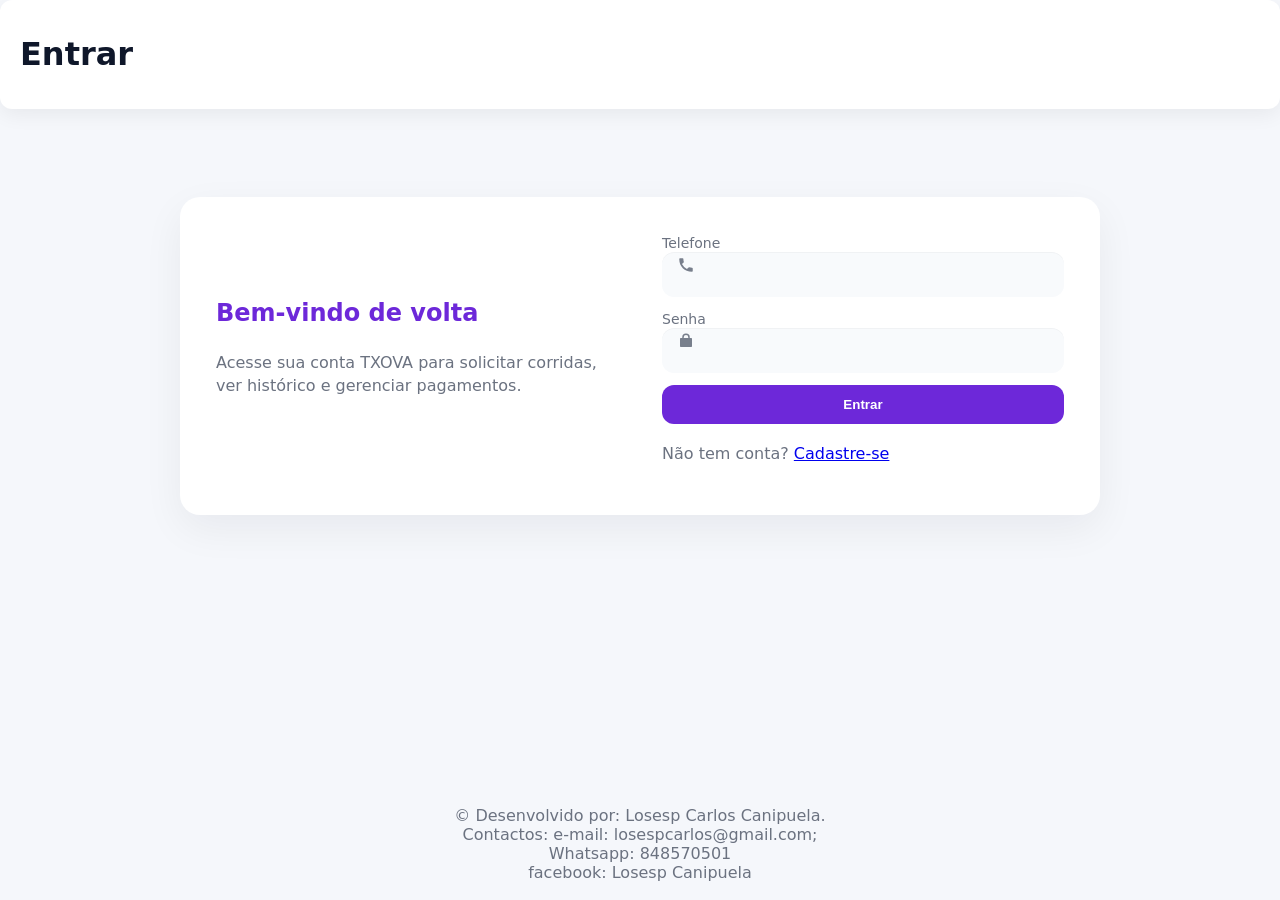
<file: cadastro.html>
<!doctype html>
<html lang="pt">
<head>
  <meta charset="utf-8" />
  <title>Login</title>
  <meta name="viewport" content="width=device-width,initial-scale=1" />
  <link rel="stylesheet" href="mvp.css">
</head>
<body>
  <header>
  <h1>Entrar</h1>
  </header>

  <main class="container content">
    <div class="auth-wrapper">
      <div class="auth-card">
        <div class="auth-side">
          <h1>Bem-vindo de volta</h1>
          <p>Acesse sua conta TXOVA para solicitar corridas, ver histórico e gerenciar pagamentos.</p>
        </div>
        <div class="auth-form">
          <fieldset>
          <form id="formLogin" class="formulario">
            <div class="form-grid">
              <div class="full input-group">
                <label>Telefone</label>
                <span class="input-icon" aria-hidden>
                  <!-- phone icon -->
                  <svg viewBox="0 0 24 24" xmlns="http://www.w3.org/2000/svg"><path d="M6.62 10.79a15.053 15.053 0 006.59 6.59l2.2-2.2a1 1 0 011.01-.24c1.12.37 2.33.57 3.57.57a1 1 0 011 1V20a1 1 0 01-1 1C10.07 21 3 13.93 3 4a1 1 0 011-1h3.5a1 1 0 011 1c0 1.24.2 2.45.57 3.57a1 1 0 01-.25 1.01l-2.2 2.21z"/></svg>
                </span>
                <input type="text" id="contacto" required />
              </div>
              <div class="full input-group">
                <label>Senha</label>
                <span class="input-icon" aria-hidden>
                  <!-- lock icon -->
                  <svg viewBox="0 0 24 24" xmlns="http://www.w3.org/2000/svg"><path d="M17 8V7a5 5 0 00-10 0v1H5a1 1 0 00-1 1v10a1 1 0 001 1h14a1 1 0 001-1V9a1 1 0 00-1-1h-2zm-8-1a3 3 0 016 0v1H9V7z"/></svg>
                </span>
                <input type="password" id="senha" required />
              </div>
            </div>
            <button type="submit">Entrar</button>
            <p class="text-muted" style="margin-top:8px">Não tem conta? <a href="Registo.html">Cadastre-se</a></p>
          </form>
          </fieldset>
        </div>
      </div>
    </div>
  </main>

  <footer>&copy; Desenvolvido por: Losesp Carlos Canipuela.<br>
Contactos: e-mail: losespcarlos@gmail.com;<br>
Whatsapp: 848570501<br>
facebook: Losesp Canipuela</footer>

  <script src="app.js"></script>

  <script>
     document.getElementById("formLogin").addEventListener("submit", function(e){
 e.preventDefault();

 let contacto = document.getElementById("contacto").value;
 let senha = document.getElementById("senha").value;

 let usuarios = JSON.parse(localStorage.getItem("usuarios")) || [];

 let usuario = usuarios.find(u => 
   u.contacto === contacto && u.senha === senha
 );

 if(usuario){
   localStorage.setItem("usuarioLogado", JSON.stringify(usuario));
   window.location.href = "TXOVA html.html";
 }else{
   alert("Número ou senha errados");
 }
});

  </script>
</body>
</html>
</file>
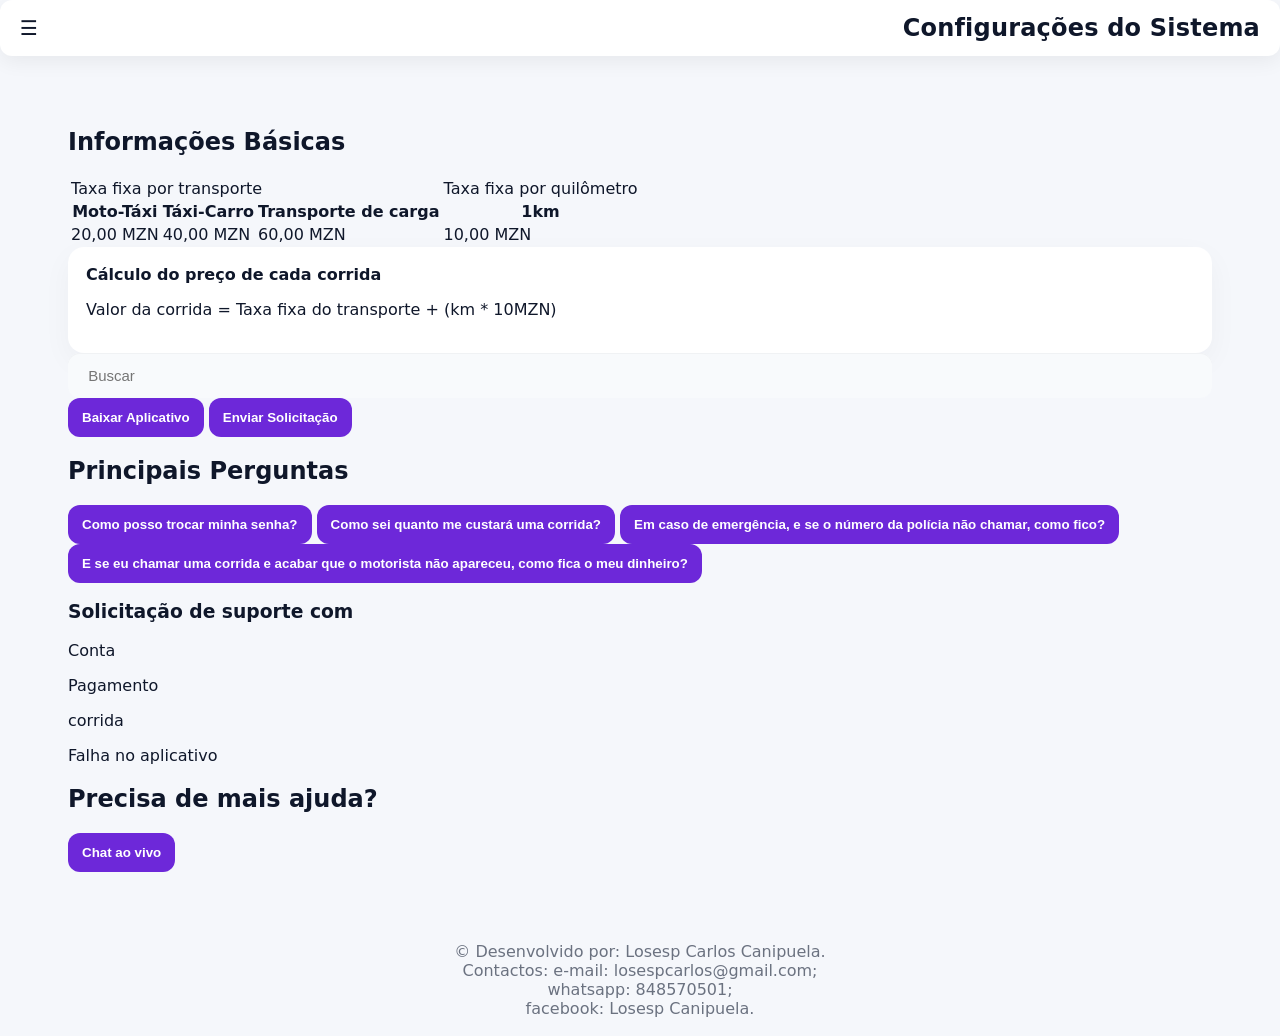
<file: configuracao.html>
<!DOCTYPE html>

<html>
<head>
  <title>Configuração</title>
  <link rel="stylesheet" href="mvp.css">
</head>
<body>
  <header>
     <span class ="menu-btn" onclick="openMenu()" >☰</span>
  <h2>
    Configura&ccedil;&otilde;es do Sistema
  </h2>
  </header>
  
  <main class="container content">
   <div id="menu" class="menu">
    <nav>
      <ul> 
        <li><a href="javascript:void(0)" onclick ="closeMenu()"><span class="nav-icon"><svg viewBox="0 0 24 24"><path d="M18.3 5.71a1 1 0 00-1.41 0L12 10.59 7.11 5.7A1 1 0 105.7 7.11L10.59 12l-4.9 4.89a1 1 0 101.41 1.41L12 13.41l4.89 4.9a1 1 0 001.41-1.41L13.41 12l4.9-4.89a1 1 0 000-1.4z"/></svg></span>Fechar</a></li>
        <li><a href="TXOVA html.html"><span class="nav-icon"><svg viewBox="0 0 24 24"><path d="M10 20v-6h4v6h5v-8h3L12 3 2 12h3v8z"/></svg></span>In&iacute;cio</a></li>
        <li><a href="conta_passageiro.html"><span class="nav-icon"><svg viewBox="0 0 24 24"><path d="M12 12a5 5 0 100-10 5 5 0 000 10zm0 2c-4.97 0-9 2.5-9 5.5V22h18v-2.5C21 16.5 16.97 14 12 14z"/></svg></span>Minha conta</a></li>
        <li><a href="prestadores.html"><span class="nav-icon"><svg viewBox="0 0 24 24"><path d="M16 11c1.66 0 2.99-1.34 2.99-3S17.66 5 16 5s-3 1.34-3 3 1.34 3 3 3zM8 11c1.66 0 2.99-1.34 2.99-3S9.66 5 8 5 5 6.34 5 8s1.34 3 3 3zM8 13c-2.33 0-7 1.17-7 3.5V19h14v-2.5C15 14.17 10.33 13 8 13zm8 0c-.29 0-.62.02-.98.05C16.88 13.37 18 14.62 18 16v3h4v-2.5C22 14.17 18.33 13 16 13z"/></svg></span>Prestadores</a></li>
        <li><a href="historico.html"><span class="nav-icon"><svg viewBox="0 0 24 24"><path d="M13 3a9 9 0 100 18 9 9 0 000-18zm1 10.59V7h-2v6l5 3 1-1.66-4-2.41z"/></svg></span>Hist&oacute;rico de corridas</a></li>
        
      </ul>
    </nav>
    </div>

    <div class="conteudo">
      <h2 class="first">Informa&ccedil;&otilde;es B&aacute;sicas</h2>
    <table>
      <tr>
        <td colspan="3">Taxa fixa por transporte</td>
        <td>Taxa fixa por quil&ocirc;metro</td>
      </tr>
      <tr>
        <th>Moto-T&aacute;xi</th>
        <th>T&aacute;xi-Carro</th>
        <th>Transporte de carga</th>
        <th>1km</th>
      </tr>

      <tr>
        <td>20,00 MZN</td>
        <td>40,00 MZN</td>
        <td>60,00 MZN</td>
        <td>10,00 MZN</td>
      </tr>
    </table>
    </div>

    <div class="card">
      <b>C&aacute;lculo do pre&ccedil;o de cada corrida</b>
      <p>Valor da corrida = Taxa fixa do transporte + (km * 10MZN)</p>
    </div>
    
    <div class="pr">
       <div class="search-bar">
      <input type="text" placeholder=" Buscar" />
    </div>
    <div class="af">
      <button class="btn1">
        Baixar Aplicativo
      </button>
      <button class="btn2">
        Enviar Solicita&ccedil;&atilde;o
      </button>
      </div>
     
      <div class="vertical">
      <h2> Principais Perguntas</h2>
      <button class="btn3">Como posso trocar minha senha?</button>
      <button class="btn3">Como sei quanto me custar&aacute; uma corrida?</button>
      <button class="btn3">Em caso de emerg&ecirc;ncia, e se o n&uacute;mero da pol&iacute;cia n&atilde;o chamar, como fico?</button>
      <button class="btn3">E se eu chamar uma corrida e acabar que o motorista n&atilde;o apareceu, como fica o meu dinheiro?</button>
     </div>
      
     <div class="vert">
      <h3> Solicita&ccedil;&atilde;o de suporte com</h3>
     <div class="cartoes">
      <div class="cartao">
       <p>Conta</p>
      </div>
      <div class="cartao">
      <p>Pagamento</p>
      </div>
      <div class="cartao">
       <p> corrida</p>
      </div>
      <div class="cartao">
       <p>Falha no aplicativo</p> 
      </div>
     </div>
     </div>

     <div class="ult">
     <h2>Precisa de mais ajuda?</h2>
     <button class="ulti">Chat ao vivo</button>
     </div>
      
    </div>
  </main>

    <div class="footer">
    &copy; Desenvolvido por: Losesp Carlos Canipuela. <br>
    Contactos: e-mail: losespcarlos@gmail.com; <br>
    whatsapp: 848570501; <br>
    facebook: Losesp Canipuela.
  </div>
  
  <script src="app.js"></script>

  <script> 
function openMenu(){
  document.getElementById("menu").style.width = "250px";
}
function closeMenu(){
  document.getElementById("menu").style.width = "0";
}
  </script>
</body>
</html>
</file>
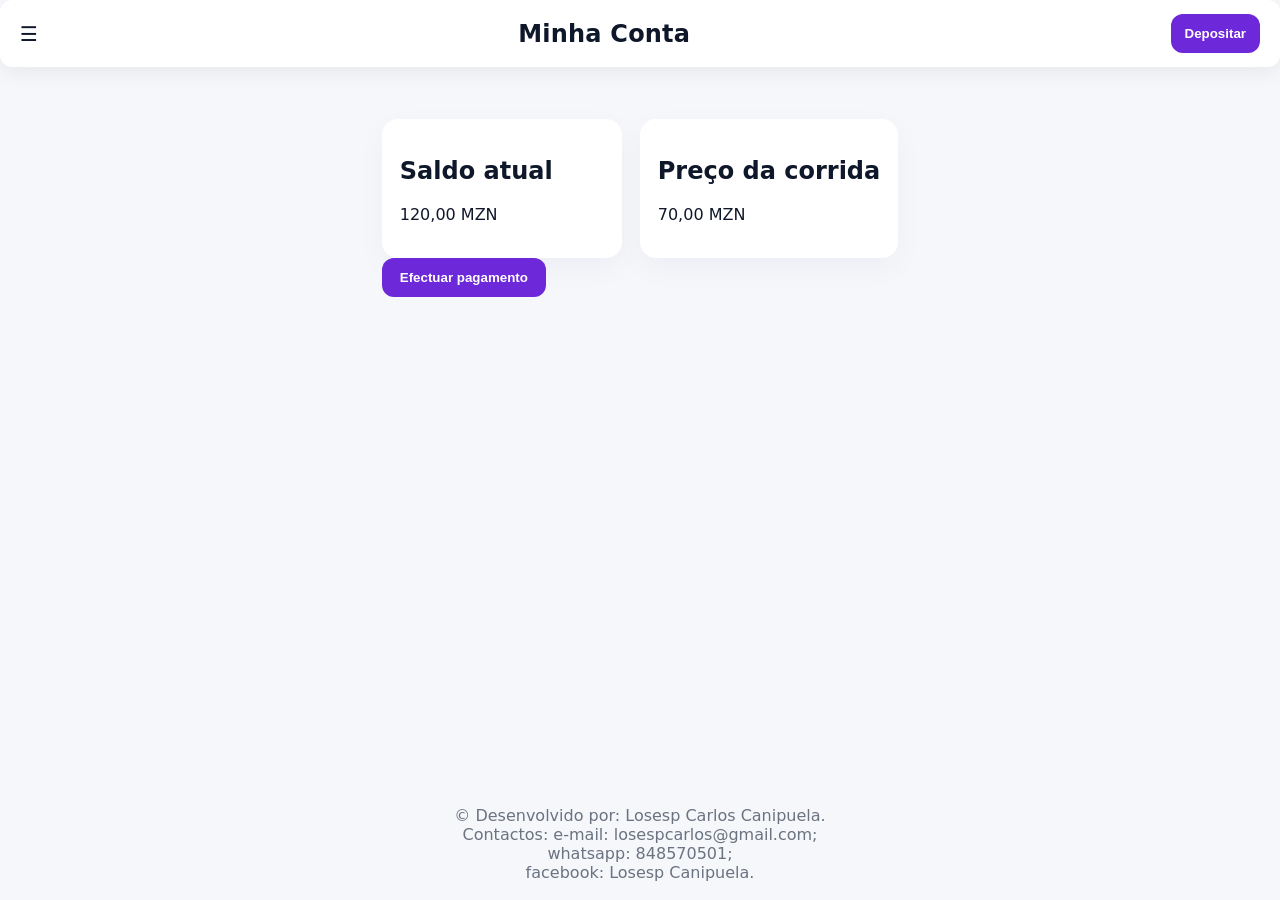
<file: conta_passageiro.html>
<!DOCTYPE html>

<html>
<head>
  <title>Conta passageiro</title>
  <link rel="stylesheet" href="mvp.css">
</head>
<body>
    <header>
      <span class ="menu-btn" onclick="openMenu()" >☰</span>
    <h2>
     Minha Conta
    </h2>
    <button class="dep">Depositar</button>
    </header>
    <main class="container content">
   
    <div class="cards">
      <div class="card"> 
         <h2>Saldo atual</h2>
         <p>120,00 MZN</p>
      </div>
      <div class="card">
         <h2>Pre&ccedil;o da corrida</h2>
         <p>70,00 MZN</p>
      </div>
   </div>
   <div class="btnw">
   <button class="btn">Efectuar pagamento</button>
   </div>
   
   <div id="menu" class="menu">
    <nav>
      <ul> 
        <li><a href="javascript:void(0)" onclick ="closeMenu()"><span class="nav-icon"><svg viewBox="0 0 24 24"><path d="M18.3 5.71a1 1 0 00-1.41 0L12 10.59 7.11 5.7A1 1 0 105.7 7.11L10.59 12l-4.9 4.89a1 1 0 101.41 1.41L12 13.41l4.89 4.9a1 1 0 001.41-1.41L13.41 12l4.9-4.89a1 1 0 000-1.4z"/></svg></span>Fechar</a></li>
         <li><a href="Txova html.html"><span class="nav-icon"><svg viewBox="0 0 24 24"><path d="M10 20v-6h4v6h5v-8h3L12 3 2 12h3v8z"/></svg></span>In&iacute;cio</a></li>
        <li><a href="prestadores.html"><span class="nav-icon"><svg viewBox="0 0 24 24"><path d="M16 11c1.66 0 2.99-1.34 2.99-3S17.66 5 16 5s-3 1.34-3 3 1.34 3 3 3zM8 11c1.66 0 2.99-1.34 2.99-3S9.66 5 8 5 5 6.34 5 8s1.34 3 3 3zM8 13c-2.33 0-7 1.17-7 3.5V19h14v-2.5C15 14.17 10.33 13 8 13zm8 0c-.29 0-.62.02-.98.05C16.88 13.37 18 14.62 18 16v3h4v-2.5C22 14.17 18.33 13 16 13z"/></svg></span>Prestadores</a></li>
        <li><a href="historico.html"><span class="nav-icon"><svg viewBox="0 0 24 24"><path d="M13 3a9 9 0 100 18 9 9 0 000-18zm1 10.59V7h-2v6l5 3 1-1.66-4-2.41z"/></svg></span>Hist&oacute;rico de corridas</a></li>
        <li><a href="configuracao.html"><span class="nav-icon"><svg viewBox="0 0 24 24"><path d="M19.14 12.94a7.94 7.94 0 000-1.88l2.03-1.57a0.5 0.5 0 00.12-0.65l-1.92-3.32a0.5 0.5 0 00-0.6-0.22l-2.39.96a7.97 7.97 0 00-1.6-.93L14.5 2.5a0.5 0.5 0 00-0.5-0.5h-4a0.5 0.5 0 00-0.5 0.5l-.38 2.6c-.57.23-1.11.54-1.6.93L4.64 5.1a0.5 0.5 0 00-0.6.22L2.12 8.64a0.5 0.5 0 00.12.65L4.27 10.9a7.94 7.94 0 000 1.88L2.24 14.35a0.5 0.5 0 00-0.12 0.65l1.92 3.32a0.5 0.5 0 00.6.22l2.39-.96c.49.39 1.03.7 1.6.93L10 21.5a0.5 0.5 0 00.5.5h4a0.5 0.5 0 00.5-0.5l.38-2.6c.57-.23 1.11-.54 1.6-.93l2.39.96a0.5 0.5 0 00.6-0.22l1.92-3.32a0.5 0.5 0 00-0.12-0.65l-2.12-1.47zM12 15.5a3.5 3.5 0 110-7 3.5 3.5 0 010 7z"/></svg></span>Configura&ccedil;&otilde;es</a></li>
        
      </ul>
    </nav>
    </div>  
  </main>
  <div class="footer">
    &copy; Desenvolvido por: Losesp Carlos Canipuela. <br>
    Contactos: e-mail: losespcarlos@gmail.com; <br>
    whatsapp: 848570501; <br>
    facebook: Losesp Canipuela.
  </div>
   
   
  <script src="app.js"></script>

  <script> 
function openMenu(){
  document.getElementById("menu").style.width = "250px";
}
function closeMenu(){
  document.getElementById("menu").style.width = "0";
}
</script>
</body>
</html>
</file>
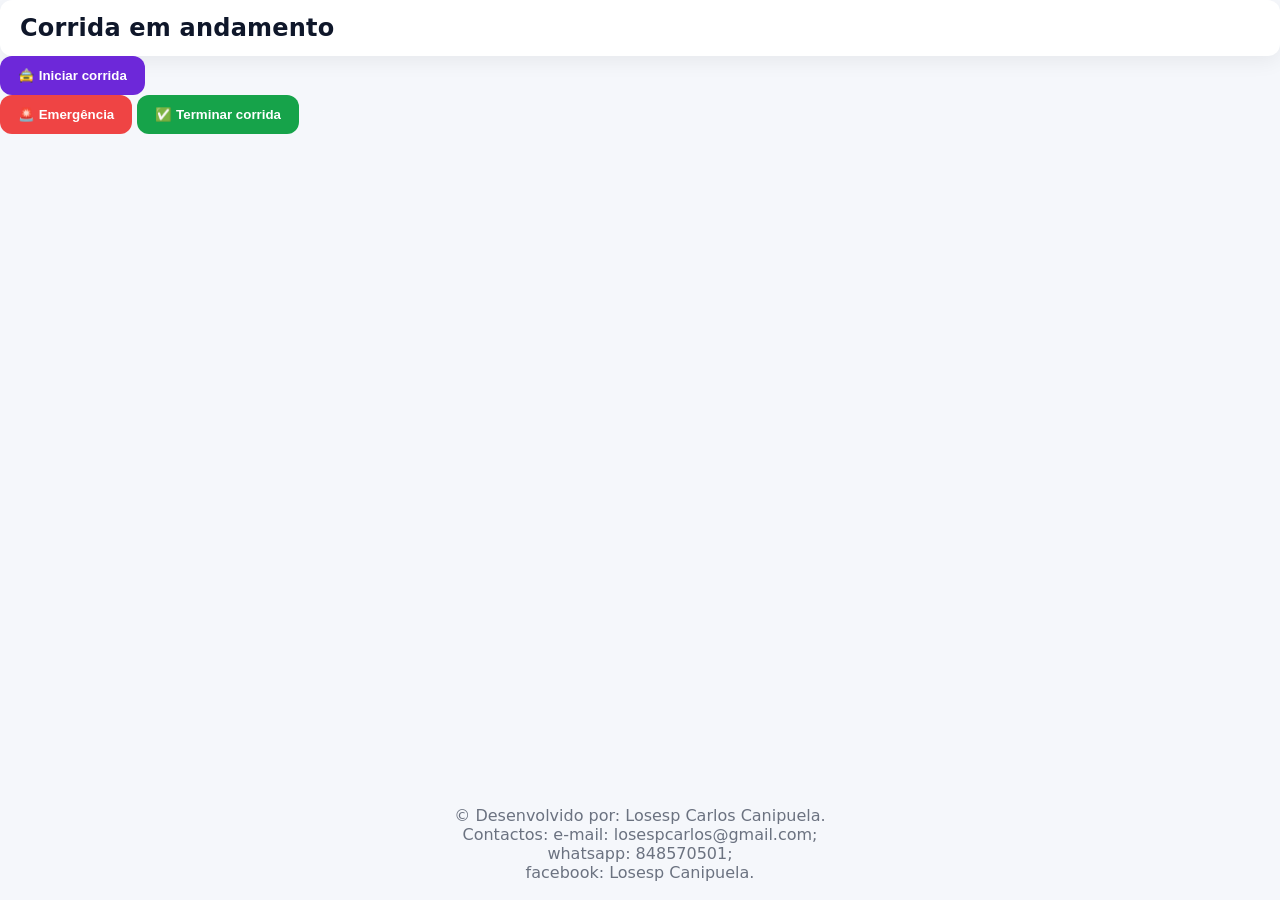
<file: corrida.html>
<!DOCTYPE html>
<html lang="pt">
<head>
  <title>Corrida</title>
  <link rel="stylesheet" href="mvp.css">
</head>
<body>
   <header>
  <h2>
    Corrida em andamento
  </h2>
   </header>
      
  <!-- Mensagem temporária -->
  <main>
  <div id="mensagem" class="mensagem"></div>

  <!-- Botão inicial -->
  <button id="btnIniciar" class="btn btn-iniciar">🚖 Iniciar corrida</button>

  <!-- Área com os outros botões -->
  <div id="acoes" class="acoes">
    <button id="btnEmergencia" class="btn btn-emergencia">🚨 Emergência</button>
    <button id="btnTerminar" class="btn btn-terminar">✅ Terminar corrida</button>
  </div>
</main>
  
   <div class="footer">
    &copy; Desenvolvido por: Losesp Carlos Canipuela. <br>
    Contactos: e-mail: losespcarlos@gmail.com; <br>
    whatsapp: 848570501; <br>
    facebook: Losesp Canipuela.
  </div>
  
  <script src="app.js"></script>

  <script> 
   const btnIniciar = document.getElementById("btnIniciar");
    const btnEmergencia = document.getElementById("btnEmergencia");
    const btnTerminar = document.getElementById("btnTerminar");
    const mensagem = document.getElementById("mensagem");
    const acoes = document.getElementById("acoes");

    // Iniciar corrida
    btnIniciar.addEventListener("click", () => {
      btnIniciar.style.display = "none";
      mensagem.textContent = "🚖 Iniciando corrida...";
      mensagem.style.display = "block";

      setTimeout(() => {
        mensagem.style.display = "none";
        acoes.style.display = "flex";
      }, 2000);
    });

    // Emergência
    btnEmergencia.addEventListener("click", () => {
      mensagem.textContent = "📞 Ligando para emergência e contactos de emergência...";
      mensagem.style.display = "block";
      setTimeout(() => {
        mensagem.style.display = "none";
      }, 3000);
    });

    // Terminar corrida
    btnTerminar.addEventListener("click", () => {
      mensagem.textContent = "💰 Pagamento efetuado ao transportador, obrigado pela preferência.";
      mensagem.style.display = "block";
      acoes.style.display = "none";

      setTimeout(() => {
        // 👉 Coloque aqui o endereço da página final
        window.location.href = "TXOVA html.html";
      }, 3000);
    });
  </script>
</body>
</html>
</file>
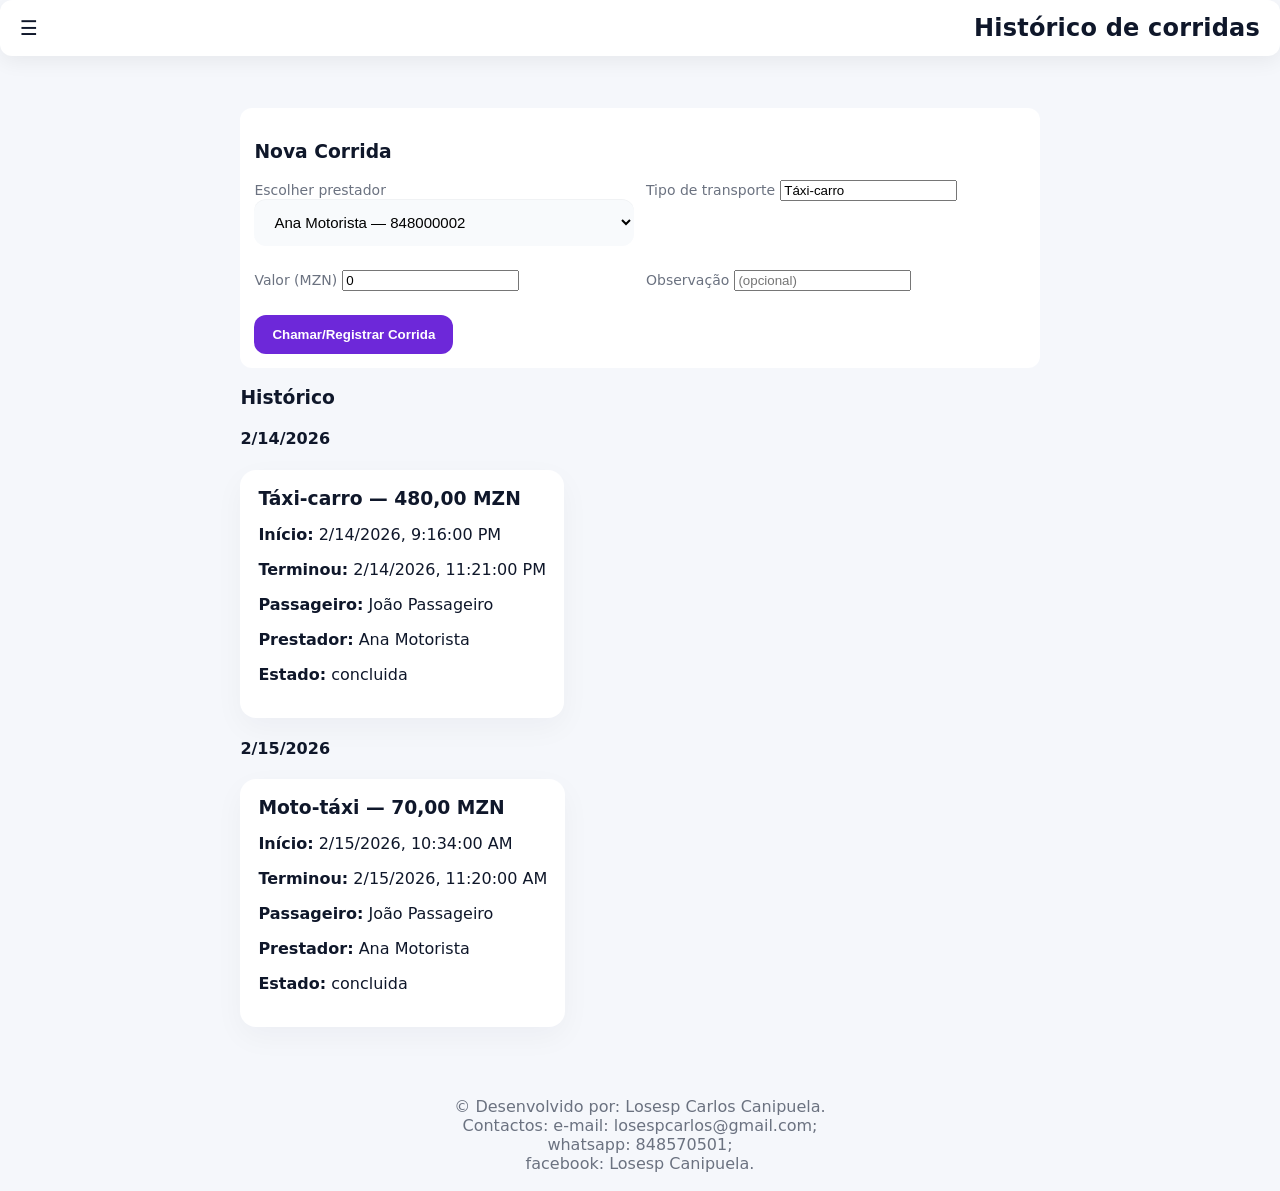
<file: historico.html>
<!DOCTYPE html>
<html lang="pt">
<head>
  <meta charset="UTF-8">
  <title>Historico</title>
  <link rel="stylesheet" href="mvp.css">
</head>
<body>
   <header>
   <span class ="menu-btn" onclick="openMenu()" >☰</span>
  <h2>
    Hist&oacute;rico de corridas
  </h2>
   </header>
      
   <div id="menu" class="menu">
    <nav>
      <ul> 
        <li><a href="javascript:void(0)" onclick ="closeMenu()"><span class="nav-icon"><svg viewBox="0 0 24 24"><path d="M18.3 5.71a1 1 0 00-1.41 0L12 10.59 7.11 5.7A1 1 0 105.7 7.11L10.59 12l-4.9 4.89a1 1 0 101.41 1.41L12 13.41l4.89 4.9a1 1 0 001.41-1.41L13.41 12l4.9-4.89a1 1 0 000-1.4z"/></svg></span>Fechar</a></li>
        <li><a href="TXOVA html.html"><span class="nav-icon"><svg viewBox="0 0 24 24"><path d="M10 20v-6h4v6h5v-8h3L12 3 2 12h3v8z"/></svg></span>In&iacute;cio</a></li>
        <li><a href="conta_passageiro.html"><span class="nav-icon"><svg viewBox="0 0 24 24"><path d="M12 12a5 5 0 100-10 5 5 0 000 10zm0 2c-4.97 0-9 2.5-9 5.5V22h18v-2.5C21 16.5 16.97 14 12 14z"/></svg></span>Minha conta</a></li>
        <li><a href="prestadores.html"><span class="nav-icon"><svg viewBox="0 0 24 24"><path d="M16 11c1.66 0 2.99-1.34 2.99-3S17.66 5 16 5s-3 1.34-3 3 1.34 3 3 3zM8 11c1.66 0 2.99-1.34 2.99-3S9.66 5 8 5 5 6.34 5 8s1.34 3 3 3zM8 13c-2.33 0-7 1.17-7 3.5V19h14v-2.5C15 14.17 10.33 13 8 13zm8 0c-.29 0-.62.02-.98.05C16.88 13.37 18 14.62 18 16v3h4v-2.5C22 14.17 18.33 13 16 13z"/></svg></span>Prestadores</a></li>
        <li><a href="configuracao.html"><span class="nav-icon"><svg viewBox="0 0 24 24"><path d="M19.14 12.94a7.94 7.94 0 000-1.88l2.03-1.57a0.5 0.5 0 00.12-0.65l-1.92-3.32a0.5 0.5 0 00-0.6-0.22l-2.39.96a7.97 7.97 0 00-1.6-.93L14.5 2.5a0.5 0.5 0 00-0.5-0.5h-4a0.5 0.5 0 00-0.5 0.5l-.38 2.6c-.57.23-1.11.54-1.6.93L4.64 5.1a0.5 0.5 0 00-0.6.22L2.12 8.64a0.5 0.5 0 00.12.65L4.27 10.9a7.94 7.94 0 000 1.88L2.24 14.35a0.5 0.5 0 00-0.12 0.65l1.92 3.32a0.5 0.5 0 00.6.22l2.39-.96c.49.39 1.03.7 1.6.93L10 21.5a0.5 0.5 0 00.5.5h4a0.5 0.5 0 00.5-0.5l.38-2.6c.57-.23 1.11-.54 1.6-.93l2.39.96a0.5 0.5 0 00.6-0.22l1.92-3.32a0.5 0.5 0 00-0.12-0.65l-2.12-1.47zM12 15.5a3.5 3.5 0 110-7 3.5 3.5 0 010 7z"/></svg></span>Configura&ccedil;&otilde;es</a></li>
        
      </ul>
    </nav>
    </div>
    
  <main class="container content">
    <section class="preview">
      <h3>Nova Corrida</h3>
      <form id="novaCorridaForm">
        <div style="display:grid;grid-template-columns:1fr 1fr;gap:12px">
          <div>
            <label for="motorista">Escolher prestador</label>
            <select id="motorista" required>
              <!-- preenchido por JS -->
            </select>
          </div>
          <div>
            <label for="tipo">Tipo de transporte</label>
            <input id="tipo" value="Táxi-carro" required />
          </div>
        </div>
        <div style="display:grid;grid-template-columns:1fr 1fr;gap:12px;margin-top:12px">
          <div>
            <label for="valor">Valor (MZN)</label>
            <input id="valor" type="number" step="0.01" value="0" required />
          </div>
          <div>
            <label for="observacao">Observação</label>
            <input id="observacao" placeholder="(opcional)" />
          </div>
        </div>
        <div style="margin-top:12px">
          <button type="submit" class="btn btn-iniciar">Chamar/Registrar Corrida</button>
        </div>
      </form>
    </section>

    <section style="margin-top:18px">
      <h3>Histórico</h3>
      <div id="historicoConteudo">
        <!-- corridas serão renderizadas aqui -->
      </div>
    </section>
  </main>
  
  <div class="footer">
    &copy; Desenvolvido por: Losesp Carlos Canipuela. <br>
    Contactos: e-mail: losespcarlos@gmail.com; <br>
    whatsapp: 848570501; <br>
    facebook: Losesp Canipuela.
  </div>
  
  <script src="app.js"></script>

  <script>
    function openMenu(){ document.getElementById("menu").style.width = "250px"; }
    function closeMenu(){ document.getElementById("menu").style.width = "0"; }

    function renderHistorico(){
      const container = document.getElementById('historicoConteudo');
      container.innerHTML = '';
      const corridas = TXOVA.getCorridas().slice().reverse();
      const usuarios = TXOVA.getUsuarios();
      const byDay = {};
      const today = new Date();

      corridas.forEach(c => {
        const d = new Date(c.inicio);
        const key = (d.toDateString() === today.toDateString()) ? 'Hoje'
          : (new Date(today.getFullYear(), today.getMonth(), today.getDate()-1).toDateString() === d.toDateString()) ? 'Ontem'
          : d.toLocaleDateString();
        if(!byDay[key]) byDay[key]=[];
        byDay[key].push(c);
      });

      Object.keys(byDay).forEach(day => {
        const h = document.createElement('h4'); h.textContent = day; container.appendChild(h);
        const wrap = document.createElement('div'); wrap.className='cards';
        byDay[day].forEach(c => {
          const user = usuarios.find(u=>u.id===c.userId) || {};
          const motorista = usuarios.find(u=>u.id===c.motoristaId) || {};
          const card = document.createElement('div'); card.className='card';
          card.innerHTML = `<h3>${c.tipo} — ${TXOVA.formatCurrency(c.valor)}</h3>
            <p><strong>Início:</strong> ${new Date(c.inicio).toLocaleString()}</p>
            <p><strong>Terminou:</strong> ${c.fim? new Date(c.fim).toLocaleString() : '—'}</p>
            <p><strong>Passageiro:</strong> ${user.nome||user.contacto||'—'}</p>
            <p><strong>Prestador:</strong> ${motorista.nome||motorista.contacto||'—'}</p>
            <p><strong>Estado:</strong> ${c.status||'—'}</p>`;
          wrap.appendChild(card);
        });
        container.appendChild(wrap);
      });
    }

    function populateMotoristas(){
      const sel = document.getElementById('motorista');
      sel.innerHTML = '';
      const usuarios = TXOVA.getUsuarios();
      const motoristas = usuarios.filter(u => (u.categoria||'').toLowerCase() === 'motorista');
      motoristas.forEach(m => {
        const opt = document.createElement('option'); opt.value = m.id; opt.textContent = `${m.nome} — ${m.contacto}`;
        sel.appendChild(opt);
      });
      if(motoristas.length===0){ const opt=document.createElement('option');opt.textContent='Nenhum prestador disponível';sel.appendChild(opt); }
    }

    document.addEventListener('DOMContentLoaded', function(){
      populateMotoristas();
      renderHistorico();

      document.getElementById('novaCorridaForm').addEventListener('submit', function(e){
        e.preventDefault();
        const usuario = TXOVA.getUsuarioLogado() || TXOVA.getUsuarios()[0];
        if(!usuario){ alert('Necessita iniciar sessão para criar corrida'); window.location.href='cadastro.html'; return; }
        const motoristaId = Number(document.getElementById('motorista').value) || null;
        const tipo = document.getElementById('tipo').value || 'Táxi-carro';
        const valor = Number(document.getElementById('valor').value) || 0;
        const nova = {
          userId: usuario.id,
          motoristaId: motoristaId,
          inicio: new Date().toISOString(),
          fim: new Date().toISOString(),
          valor: valor,
          tipo: tipo,
          status: 'concluida'
        };
        TXOVA.addCorrida(nova);
        renderHistorico();
        alert('Corrida registada com sucesso');
      });
    });
  </script>
</body>
</html>
</file>
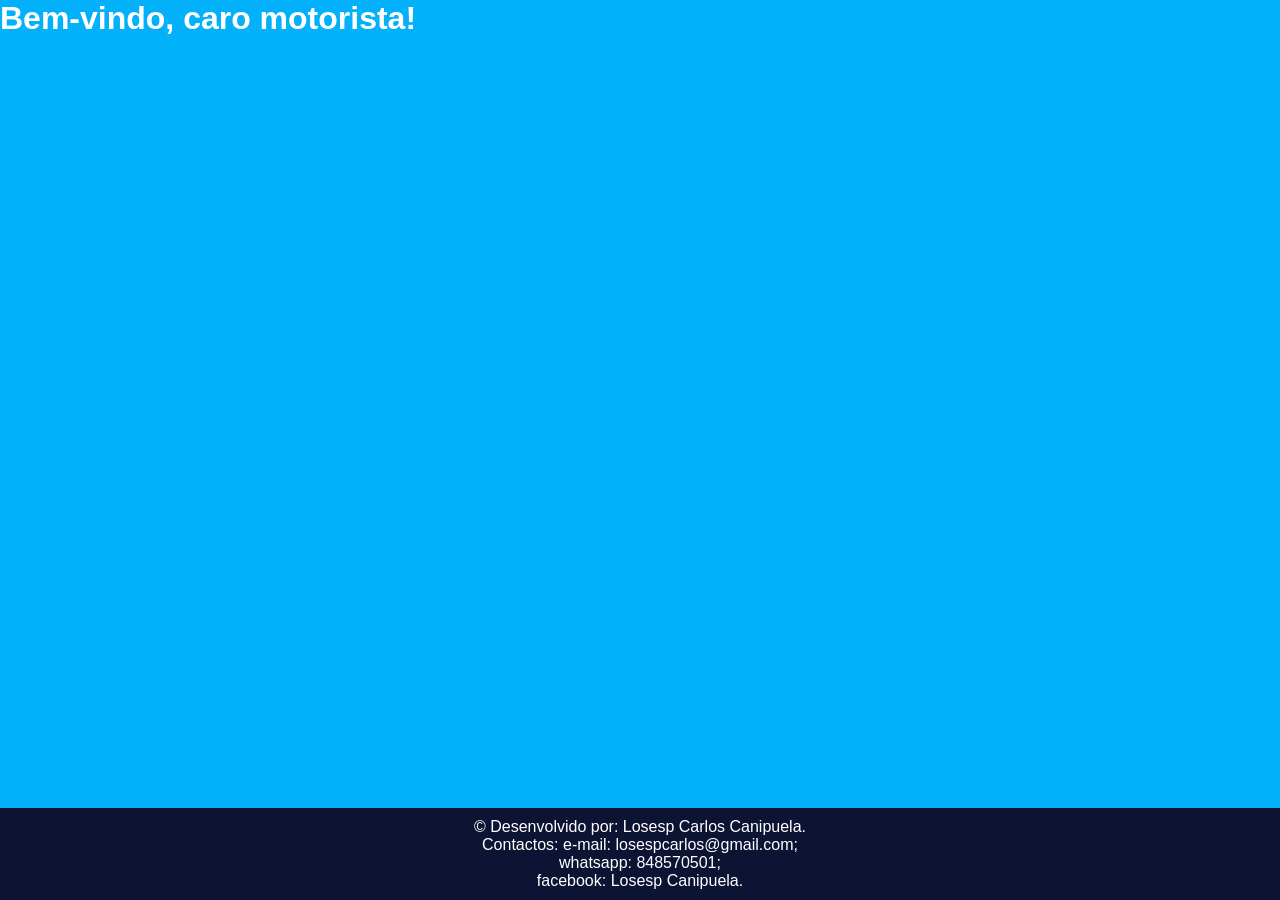
<file: Motorista.html>
<!DOCTYPE html>

<html>
<head>
  <title>Motorista</title>
  <style>
  .footer{
    position: fixed;
    bottom: 0; 
    width: 100%;
    text-align: center;
    background-color:#0D1333; 
    color: white;
    padding: 10px;
  }  
  *{
    margin: 0;
    padding: 0;
    box-sizing: border-box; 
  }
  body{
    background-color: #03b0fa;
    padding-bottom: 100px;
    font-family: Arial, sans-serif;
    color: white; 
  }
  </style>
</head>
<body>
  <h1>
    Bem-vindo, caro motorista!
  </h1>
  <div class="footer"> &copy; Desenvolvido por: Losesp Carlos Canipuela. <br> Contactos: e-mail: losespcarlos@gmail.com; <br>whatsapp: 848570501; <br>facebook: Losesp Canipuela.
  </div>
</body>
</html>
</file>
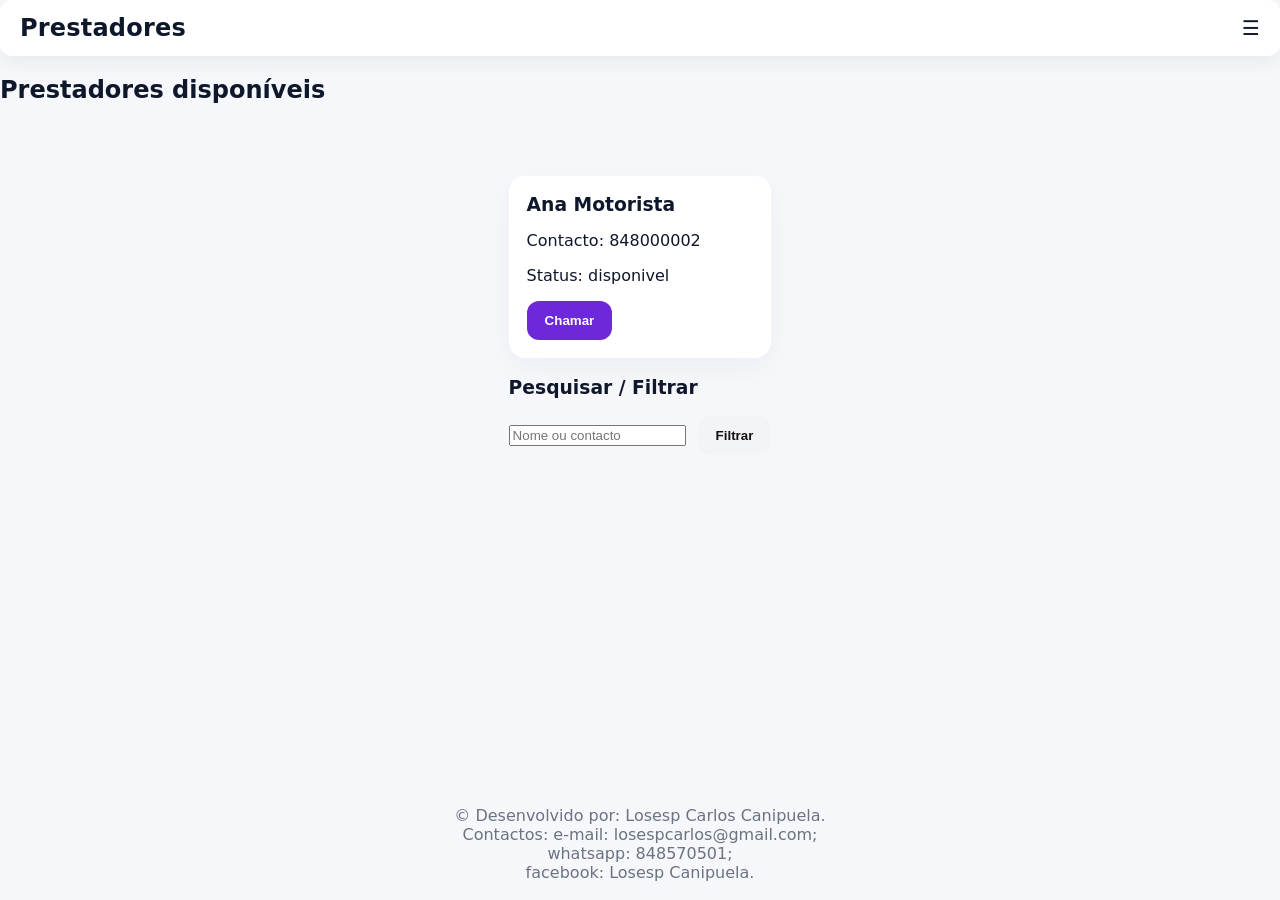
<file: prestadores.html>
<!DOCTYPE html>
<html>
<head>
  <meta charset="UTF-8">
  <title>Prestadores</title>
  <link rel="stylesheet" href="mvp.css">
</head>
<body>
  
     
 <header>
   <h2>Prestadores</h2>
   <span class ="menu-btn" onclick="openMenu()" >☰</span>
 </header>
  
 <h2 class="principal">Prestadores disponíveis</h2>

  <main class="container content">
    
   <div id="menu" class="menu">
    <nav>
      <ul> 
        <li><a href="javascript:void(0)" onclick ="closeMenu()"><span class="nav-icon"><svg viewBox="0 0 24 24"><path d="M18.3 5.71a1 1 0 00-1.41 0L12 10.59 7.11 5.7A1 1 0 105.7 7.11L10.59 12l-4.9 4.89a1 1 0 101.41 1.41L12 13.41l4.89 4.9a1 1 0 001.41-1.41L13.41 12l4.9-4.89a1 1 0 000-1.4z"/></svg></span>Fechar</a></li>
         <li><a href="TXOVA html.html"><span class="nav-icon"><svg viewBox="0 0 24 24"><path d="M10 20v-6h4v6h5v-8h3L12 3 2 12h3v8z"/></svg></span>Início</a></li>
        <li><a href="conta_passageiro.html"><span class="nav-icon"><svg viewBox="0 0 24 24"><path d="M12 12a5 5 0 100-10 5 5 0 000 10zm0 2c-4.97 0-9 2.5-9 5.5V22h18v-2.5C21 16.5 16.97 14 12 14z"/></svg></span>Minha Conta</a></li>
        <li><a href="historico.html"><span class="nav-icon"><svg viewBox="0 0 24 24"><path d="M13 3a9 9 0 100 18 9 9 0 000-18zm1 10.59V7h-2v6l5 3 1-1.66-4-2.41z"/></svg></span>Histórico de corridas</a></li>
        <li><a href="configuracao.html"><span class="nav-icon"><svg viewBox="0 0 24 24"><path d="M19.14 12.94a7.94 7.94 0 000-1.88l2.03-1.57a0.5 0.5 0 00.12-0.65l-1.92-3.32a0.5 0.5 0 00-0.6-0.22l-2.39.96a7.97 7.97 0 00-1.6-.93L14.5 2.5a0.5 0.5 0 00-0.5-0.5h-4a0.5 0.5 0 00-0.5 0.5l-.38 2.6c-.57.23-1.11.54-1.6.93L4.64 5.1a0.5 0.5 0 00-0.6.22L2.12 8.64a0.5 0.5 0 00.12.65L4.27 10.9a7.94 7.94 0 000 1.88L2.24 14.35a0.5 0.5 0 00-0.12 0.65l1.92 3.32a0.5 0.5 0 00.6.22l2.39-.96c.49.39 1.03.7 1.6.93L10 21.5a0.5 0.5 0 00.5.5h4a0.5 0.5 0 00.5-0.5l.38-2.6c.57-.23 1.11-.54 1.6-.93l2.39.96a0.5 0.5 0 00.6-0.22l1.92-3.32a0.5 0.5 0 00-0.12-0.65l-2.12-1.47zM12 15.5a3.5 3.5 0 110-7 3.5 3.5 0 010 7z"/></svg></span>Configurações</a></li>
      </ul>
    </nav>
    </div>

    <section id="listaPrestadores" class="container-cards">
        <!-- Os cards vão aparecer aqui via JS -->
    </section>

    <section style="margin-top:18px">
      <h3>Pesquisar / Filtrar</h3>
      <div style="display:flex;gap:12px;align-items:center;margin-top:8px">
        <input id="filtro" placeholder="Nome ou contacto" style="flex:1" />
        <button id="btnFiltrar" class="btn secondary">Filtrar</button>
      </div>
    </section>

  </main>

 <div class="footer">
    &copy; Desenvolvido por: Losesp Carlos Canipuela. <br>
    Contactos: e-mail: losespcarlos@gmail.com; <br>
    whatsapp: 848570501; <br>
    facebook: Losesp Canipuela.
  </div>
 
 <script src="app.js"></script>

 <script>
   function openMenu(){ document.getElementById("menu").style.width = "250px"; }
   function closeMenu(){ document.getElementById("menu").style.width = "0"; }

   function renderPrestadores(filter){
     const container = document.getElementById('listaPrestadores');
     container.innerHTML = '';
     const usuarios = TXOVA.getUsuarios();
     const motoristas = usuarios.filter(u => (u.categoria||'').toLowerCase() === 'motorista');
     const list = motoristas.filter(m => {
       if(!filter) return true;
       const f = filter.toLowerCase();
       return (m.nome||'').toLowerCase().includes(f) || (m.contacto||'').includes(f);
     });

     list.forEach(motorista => {
       const card = document.createElement('div'); card.className='card';
       card.innerHTML = `<h3>${motorista.nome}</h3>
         <p>Contacto: ${motorista.contacto}</p>
         <p>Status: ${motorista.status||'—'}</p>
         <div class="actions"><button class="btn" onclick="chamarPrestador(${motorista.id})">Chamar</button></div>`;
       container.appendChild(card);
     });
   }

   function chamarPrestador(motoristaId){
     const usuarios = TXOVA.getUsuarios();
     const motorista = usuarios.find(u=>u.id===motoristaId);
     if(!motorista){ alert('Prestador inválido'); return; }
     localStorage.setItem('corridaAtiva', JSON.stringify({ motoristaId: motoristaId }));
     window.location.href = 'corrida.html';
   }

   document.addEventListener('DOMContentLoaded', function(){
     renderPrestadores();
     document.getElementById('btnFiltrar').addEventListener('click', function(){
       const v = document.getElementById('filtro').value||''; renderPrestadores(v);
     });
   });
 </script>
</body>
</html>
</file>
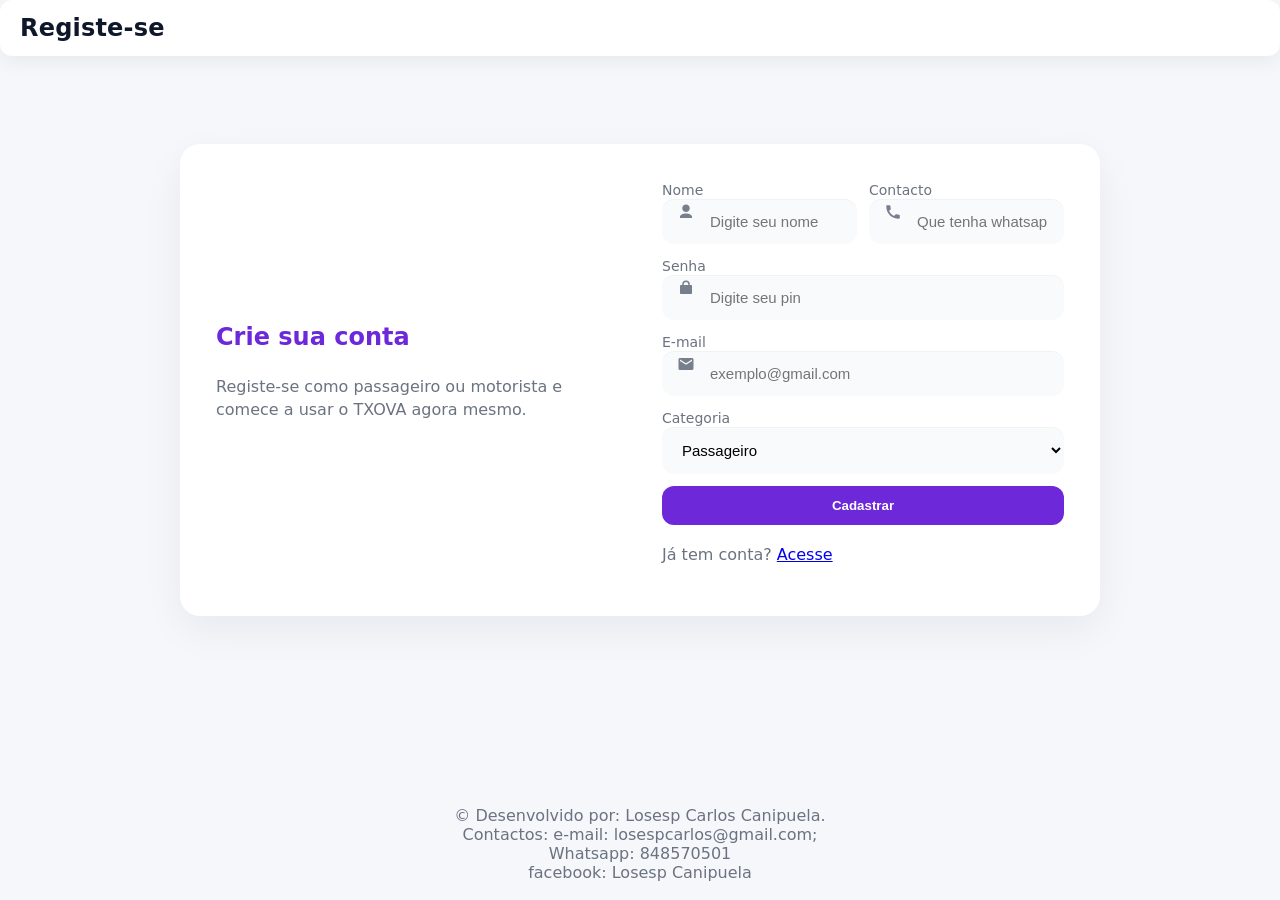
<file: Registo.html>
<!DOCTYPE html>
<html lang="pt">
<head>
  <meta charset="UTF-8">
  <title>Registo - TXOVA</title>
  <link rel="stylesheet" href="mvp.css">
</head>
<body>

  <header>
    <h2>Registe-se</h2>
  </header>

  <main class="container content">
    <div class="auth-wrapper">
      <div class="auth-card">
        <div class="auth-side">
          <h1>Crie sua conta</h1>
          <p>Registe-se como passageiro ou motorista e comece a usar o TXOVA agora mesmo.</p>
        </div>
        <div class="auth-form">
          <fieldset>
          <form id="formCadastro">
            <div class="form-grid">
              <div class="input-group">
                <label>Nome</label>
                <span class="input-icon" aria-hidden>
                  <!-- user icon -->
                  <svg viewBox="0 0 24 24" xmlns="http://www.w3.org/2000/svg"><path d="M12 12c2.7 0 5-2.3 5-5s-2.3-5-5-5-5 2.3-5 5 2.3 5 5 5zm0 2c-4.4 0-8 2.2-8 4v2h16v-2c0-1.8-3.6-4-8-4z"/></svg>
                </span>
                <input type="text" id="nome" placeholder="Digite seu nome" required>
              </div>
              <div class="input-group">
                <label>Contacto</label>
                <span class="input-icon" aria-hidden>
                  <!-- phone icon -->
                  <svg viewBox="0 0 24 24" xmlns="http://www.w3.org/2000/svg"><path d="M6.62 10.79a15.053 15.053 0 006.59 6.59l2.2-2.2a1 1 0 011.01-.24c1.12.37 2.33.57 3.57.57a1 1 0 011 1V20a1 1 0 01-1 1C10.07 21 3 13.93 3 4a1 1 0 011-1h3.5a1 1 0 011 1c0 1.24.2 2.45.57 3.57a1 1 0 01-.25 1.01l-2.2 2.21z"/></svg>
                </span>
                <input type="tel" id="contacto" placeholder="Que tenha whatsapp (melhor)" required>
              </div>
              <div class="full input-group">
                <label>Senha</label>
                <span class="input-icon" aria-hidden>
                  <!-- lock icon -->
                  <svg viewBox="0 0 24 24" xmlns="http://www.w3.org/2000/svg"><path d="M17 8V7a5 5 0 00-10 0v1H5a1 1 0 00-1 1v10a1 1 0 001 1h14a1 1 0 001-1V9a1 1 0 00-1-1h-2zm-8-1a3 3 0 016 0v1H9V7z"/></svg>
                </span>
                <input type="password" id="senha" placeholder="Digite seu pin" required>
              </div>
              <div class="full input-group">
                <label>E-mail</label>
                <span class="input-icon" aria-hidden>
                  <!-- mail icon -->
                  <svg viewBox="0 0 24 24" xmlns="http://www.w3.org/2000/svg"><path d="M20 4H4c-1.1 0-2 .9-2 2v12c0 1.1.9 2 2 2h16c1.1 0 2-.9 2-2V6c0-1.1-.9-2-2-2zm0 4l-8 5-8-5V6l8 5 8-5v2z"/></svg>
                </span>
                <input type="email" id="email" placeholder="exemplo@gmail.com" required>
              </div>
              <div class="full">
                <label>Categoria</label>
                <select id="categoria" required>
                  <option value="passageiro">Passageiro</option>
                  <option value="motorista">Motorista</option>
                </select>
              </div>
            </div>
            <button type="submit">Cadastrar</button>
            <p class="text-muted" style="margin-top:8px">Já tem conta? <a href="cadastro.html">Acesse</a></p>
          </form>
          </fieldset>

          <div id="previewContainer" style="display:none;" class="preview">
            <h3>Resumo dos dados</h3>
            <div id="summary"></div>
            <button id="confirmBtn">Confirmar e Continuar</button>
            <button id="editBtn">Editar</button>
          </div>
        </div>
      </div>
    </div>
  </main>

  <footer>&copy; Desenvolvido por: Losesp Carlos Canipuela.<br>
Contactos: e-mail: losespcarlos@gmail.com;<br>
Whatsapp: 848570501<br>
facebook: Losesp Canipuela</footer>

  <script src="app.js"></script>

  <script>
 document.getElementById("formCadastro").addEventListener("submit", function(e){
 e.preventDefault();

 let nome = document.getElementById("nome").value;
 let contacto = document.getElementById("contacto").value;
 let senha = document.getElementById("senha").value;
 let email = document.getElementById("email").value;
 let categoria = document.getElementById("categoria").value.toLowerCase();

 let usuarios = JSON.parse(localStorage.getItem("usuarios")) || [];

 let novoUsuario = {
   nome: nome,
   contacto: contacto,
   senha: senha,
   email: email,
   categoria: categoria,
   status: "disponível",
   distancia: "5 km"
 };

 usuarios.push(novoUsuario);

 localStorage.setItem("usuarios", JSON.stringify(usuarios));

 alert("Cadastro realizado!");

 window.location.href = "TXOVA html.html";
});

  </script>

</body>
</html>
</file>
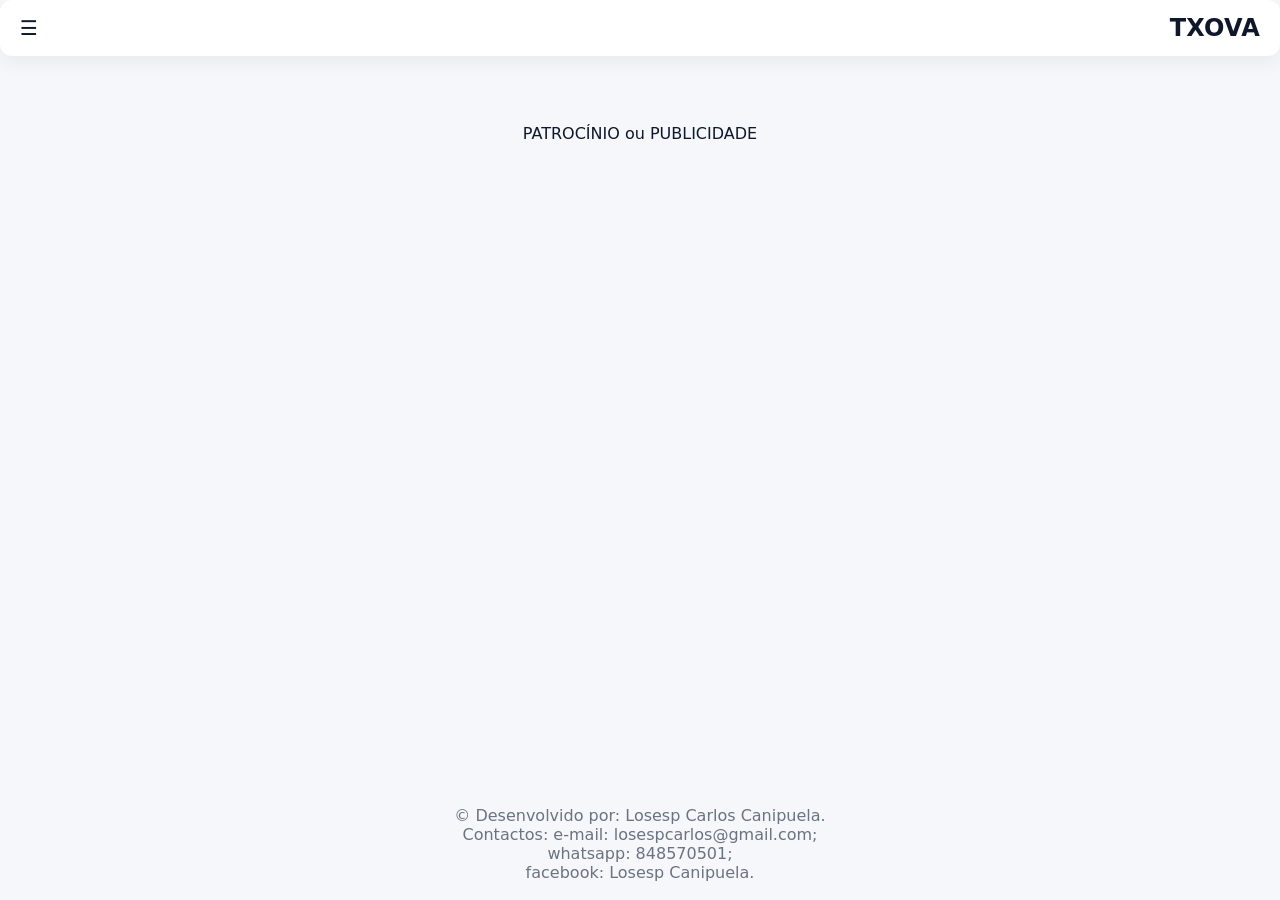
<file: TXOVA html.html>
<!DOCTYPE html>

<html>
<head>
  <title>TXOVA</title>
  <link rel="stylesheet" href="mvp.css">
</head>
<body>
  <header>
    <span class ="menu-btn" onclick="openMenu()" >☰</span>
    <h2>
    TXOVA
  </h2>
  </header>
  <div id="menu" class="menu">
    <nav>
      <ul> 
        <li><a href="javascript:void(0)" onclick ="closeMenu()"><span class="nav-icon"><svg viewBox="0 0 24 24"><path d="M18.3 5.71a1 1 0 00-1.41 0L12 10.59 7.11 5.7A1 1 0 105.7 7.11L10.59 12l-4.9 4.89a1 1 0 101.41 1.41L12 13.41l4.89 4.9a1 1 0 001.41-1.41L13.41 12l4.9-4.89a1 1 0 000-1.4z"/></svg></span>Fechar</a></li>
        <li><a href="conta_passageiro.html"><span class="nav-icon"><svg viewBox="0 0 24 24"><path d="M12 12a5 5 0 100-10 5 5 0 000 10zm0 2c-4.97 0-9 2.5-9 5.5V22h18v-2.5C21 16.5 16.97 14 12 14z"/></svg></span>Minha Conta</a></li>
        <li><a href="prestadores.html"><span class="nav-icon"><svg viewBox="0 0 24 24"><path d="M16 11c1.66 0 2.99-1.34 2.99-3S17.66 5 16 5s-3 1.34-3 3 1.34 3 3 3zM8 11c1.66 0 2.99-1.34 2.99-3S9.66 5 8 5 5 6.34 5 8s1.34 3 3 3zM8 13c-2.33 0-7 1.17-7 3.5V19h14v-2.5C15 14.17 10.33 13 8 13zm8 0c-.29 0-.62.02-.98.05C16.88 13.37 18 14.62 18 16v3h4v-2.5C22 14.17 18.33 13 16 13z"/></svg></span>Prestadores</a></li>
        <li><a href="historico.html"><span class="nav-icon"><svg viewBox="0 0 24 24"><path d="M13 3a9 9 0 100 18 9 9 0 000-18zm1 10.59V7h-2v6l5 3 1-1.66-4-2.41z"/></svg></span>Hist&oacute;rico de corridas</a></li>
        <li><a href="configuracao.html"><span class="nav-icon"><svg viewBox="0 0 24 24"><path d="M19.14 12.94a7.94 7.94 0 000-1.88l2.03-1.57a0.5 0.5 0 00.12-0.65l-1.92-3.32a0.5 0.5 0 00-0.6-0.22l-2.39.96a7.97 7.97 0 00-1.6-.93L14.5 2.5a0.5 0.5 0 00-0.5-0.5h-4a0.5 0.5 0 00-0.5 0.5l-.38 2.6c-.57.23-1.11.54-1.6.93L4.64 5.1a0.5 0.5 0 00-0.6.22L2.12 8.64a0.5 0.5 0 00.12.65L4.27 10.9a7.94 7.94 0 000 1.88L2.24 14.35a0.5 0.5 0 00-0.12 0.65l1.92 3.32a0.5 0.5 0 00.6.22l2.39-.96c.49.39 1.03.7 1.6.93L10 21.5a0.5 0.5 0 00.5.5h4a0.5 0.5 0 00.5-0.5l.38-2.6c.57-.23 1.11-.54 1.6-.93l2.39.96a0.5 0.5 0 00.6-0.22l1.92-3.32a0.5 0.5 0 00-0.12-0.65l-2.12-1.47zM12 15.5a3.5 3.5 0 110-7 3.5 3.5 0 010 7z"/></svg></span>Configura&ccedil;&otilde;es</a></li>
        
      </ul>
    </nav>
    </div>  
  <main class="container content">
  <p>PATROC&Iacute;NIO ou PUBLICIDADE</p>
  </main>
 
  <div class="footer"> &copy; Desenvolvido por: Losesp Carlos Canipuela. <br> Contactos: e-mail: losespcarlos@gmail.com; <br>whatsapp: 848570501; <br>facebook: Losesp Canipuela.
  </div>
  
  
  <script src="app.js"></script>

  <script> 
function openMenu(){
  document.getElementById("menu").style.width = "250px";
}
function closeMenu(){
  document.getElementById("menu").style.width = "0";
}
</script>
</body>
</html>
</file>
<file: mvp.css>
/* mvp.css — updated theme matching provided designs */
:root{
  --bg:#f5f7fb;
  --surface:#ffffff;
  --muted:#6b7280;
  --primary:#6d28d9; /* purple */
  --accent:#7c3aed;
  --sidebar:#0b1220;
  --radius:16px;
  --max-width:1200px;
  --container-padding:28px;
  font-family: Inter, system-ui, -apple-system, "Segoe UI", Roboto, "Helvetica Neue", Arial;
}
*{box-sizing:border-box}
html,body{height:100%;margin:0;background:var(--bg);color:#0f172a}
body{display:flex;flex-direction:column;min-height:100vh}
.container{max-width:var(--max-width);margin:24px auto;padding:var(--container-padding)}
main,.container,.content{flex:1}

/* Layout helpers for pages that mimic dashboard */
.app-shell{display:flex;gap:24px}
.sidebar{width:220px;background:var(--sidebar);color:#fff;border-radius:12px;padding:18px;min-height:calc(100vh - 48px)}
.sidebar .brand{display:flex;align-items:center;gap:12px;font-weight:700;margin-bottom:18px}
.sidebar nav ul{list-style:none;padding:0;margin:12px 0}
.sidebar nav li{padding:10px 8px;border-radius:10px;color:#cbd5e1}
.sidebar nav li.active, .sidebar nav li:hover{background:rgba(255,255,255,0.03);color:#fff}

.sidebar nav a{display:flex;align-items:center;gap:10px;color:inherit;text-decoration:none}
.sidebar nav a .nav-icon{width:18px;height:18px;flex:0 0 18px}

/* Header */
header.topo, header{display:flex;align-items:center;justify-content:space-between;background:var(--surface);color:#0f172a;padding:14px 20px;border-radius:12px;box-shadow:0 6px 20px rgba(13,18,25,0.06)}
header.topo h1, header h2{margin:0;font-weight:700;letter-spacing:0.2px}
header .botoes button{margin-left:8px;background:linear-gradient(90deg,var(--primary),var(--accent));border:none;color:#fff;padding:8px 12px;border-radius:10px;cursor:pointer}
header .botoes button a{color:inherit;text-decoration:none}

/* Header action links styled as buttons */
.botoes a, .botoes .btn-link{display:inline-flex;align-items:center;gap:8px;margin-left:8px;background:linear-gradient(90deg,var(--primary),var(--accent));color:#fff;padding:8px 12px;border-radius:10px;text-decoration:none;font-weight:600}
.btn-icon{width:18px;height:18px;display:inline-block}
.btn-icon svg{width:18px;height:18px;fill:currentColor}

/* Hero */
.chievo{background:var(--surface);padding:28px;border-radius:var(--radius);margin:18px 0;display:flex;flex-wrap:wrap;gap:18px;align-items:center;box-shadow:0 10px 30px rgba(15,23,42,0.04)}
.chievo p{flex:1 1 320px;margin:0;color:var(--muted)}
.chievo .titulo{display:flex;align-items:center;gap:12px;font-weight:700;color:var(--primary)}
.logo{max-width:160px;border-radius:12px;box-shadow:0 8px 26px rgba(2,6,23,0.06)}

/* Cards */
.cards{display:flex;flex-wrap:wrap;gap:18px}
.card{background:var(--surface);padding:18px;border-radius:var(--radius);box-shadow:0 10px 30px rgba(15,23,42,0.04);min-width:240px}
.card h3{margin:0 0 8px}

/* Forms */
form{display:flex;flex-direction:column;gap:12px}
label{font-size:14px;color:var(--muted)}
input[type=text],input[type=password],input[type=tel],input[type=email],select,textarea{
  padding:14px 16px;
  border-radius:12px;
  border:none;
  background:#f8fafc;
  outline:none;
  width:100%;
  font-size:15px;
  box-shadow:inset 0 1px 0 rgba(2,6,23,0.03);
}
fieldset{border:none;padding:0;margin:0}
button{background:var(--primary);color:#fff;padding:12px 14px;border-radius:12px;border:none;cursor:pointer;font-weight:700}
button.secondary{background:#f3f4f6;color:#111}
.preview{background:#fff;padding:14px;border-radius:12px}

/* Menu overlay (kept for compatibility) */
.menu{position:fixed;left:0;top:0;height:100%;width:0;overflow:hidden;background:linear-gradient(180deg,#0b1220,#0f172a);color:#fff;transition:width .25s;padding-top:40px}
.menu nav ul{list-style:none;padding:0;margin:0}
.menu nav li{padding:12px 20px;border-bottom:1px solid rgba(255,255,255,0.04)}
.menu nav a{color:#d1d5db;text-decoration:none}
.menu-btn{font-size:20px;cursor:pointer}

/* Menu icons */
.menu nav a{display:flex;align-items:center;gap:10px}
.menu nav a .nav-icon{width:18px;height:18px;display:inline-block;flex:0 0 18px;color:#cbd5e1}
.menu nav a .nav-icon svg{width:18px;height:18px;fill:currentColor}

/* Footer */
footer,.footer{padding:18px;text-align:center;color:var(--muted);background:transparent}
footer{margin-top:auto}

/* Buttons variants */
.btn{padding:12px 18px;border-radius:12px;border:none;cursor:pointer}
.btn-iniciar{background:var(--primary);color:#fff}
.btn-emergencia{background:#ef4444;color:#fff}
.btn-terminar{background:#16a34a;color:#fff}

/* Responsive */
@media (max-width:1000px){
  .container{padding:16px}
  .chievo{flex-direction:column;align-items:flex-start}
  header{flex-direction:column;gap:10px;align-items:flex-start}
  .sidebar{display:none}
}

/* Small helpers */
.text-muted{color:var(--muted)}
.kv{font-weight:700}

/* Prestadores list */
.container-cards{display:grid;grid-template-columns:repeat(auto-fill,minmax(240px,1fr));gap:18px}
.card .actions{margin-top:12px;display:flex;gap:8px}

/* Auth (login / register) desktop layout */
.auth-wrapper{display:flex;align-items:center;justify-content:center;padding:36px 18px}
.auth-card{width:100%;max-width:920px;background:var(--surface);border-radius:20px;display:flex;gap:28px;padding:28px;box-shadow:0 14px 40px rgba(15,23,42,0.06)}
.auth-side{flex:1;padding:8px;display:flex;flex-direction:column;justify-content:center}
.auth-side h1{margin:0 0 8px;font-size:24px;color:var(--primary)}
.auth-side p{color:var(--muted);line-height:1.45}
.auth-form{flex:1;padding:8px}
.auth-form form{max-width:520px}
.form-grid{display:grid;grid-template-columns:1fr 1fr;gap:12px}
.form-grid .full{grid-column:1 / -1}

@media (max-width:900px){
  .auth-card{flex-direction:column;padding:20px}
  .form-grid{grid-template-columns:1fr}
}

/* Input group with icon */
.input-group{position:relative}
.input-group .input-icon{position:absolute;left:14px;top:50%;transform:translateY(-50%);width:20px;height:20px;display:inline-flex;align-items:center;justify-content:center;color:var(--muted);opacity:0.9}
.input-group input{padding-left:48px}
.input-icon svg{width:18px;height:18px;fill:currentColor}
</file>
